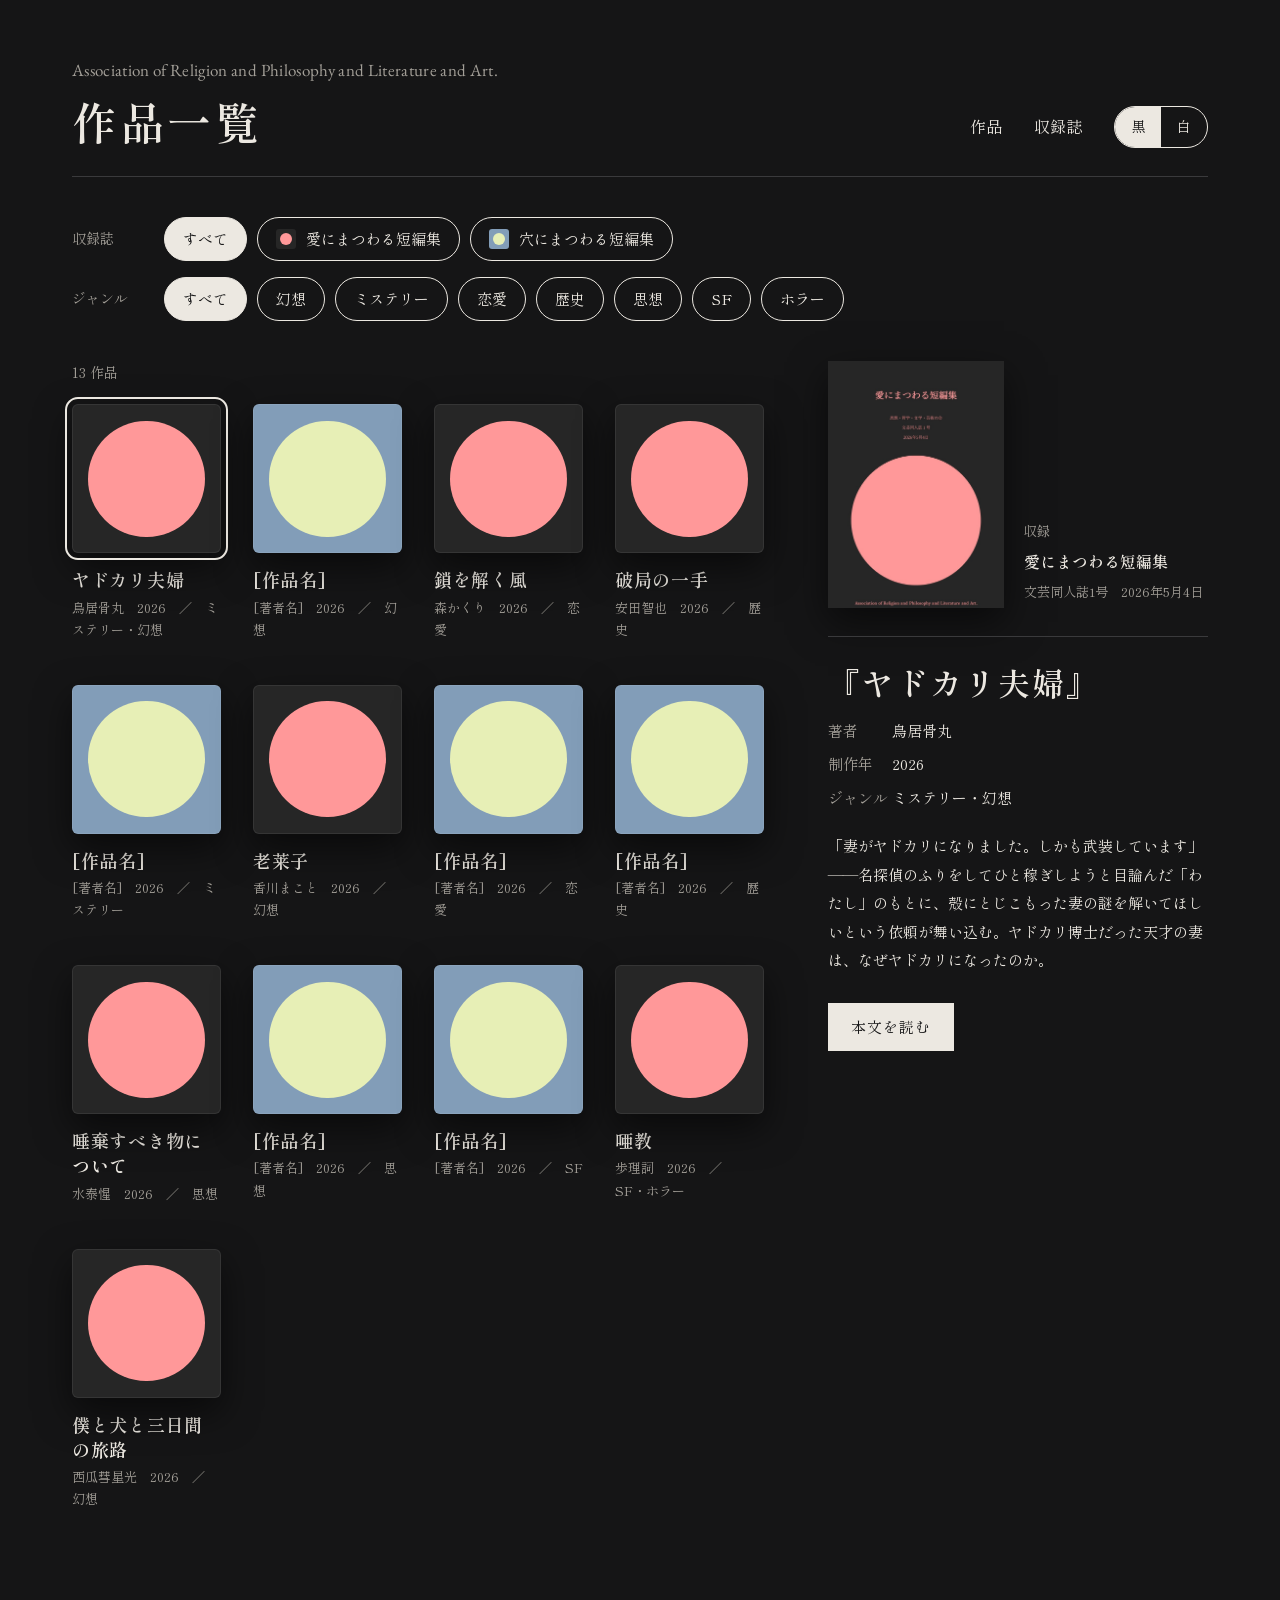
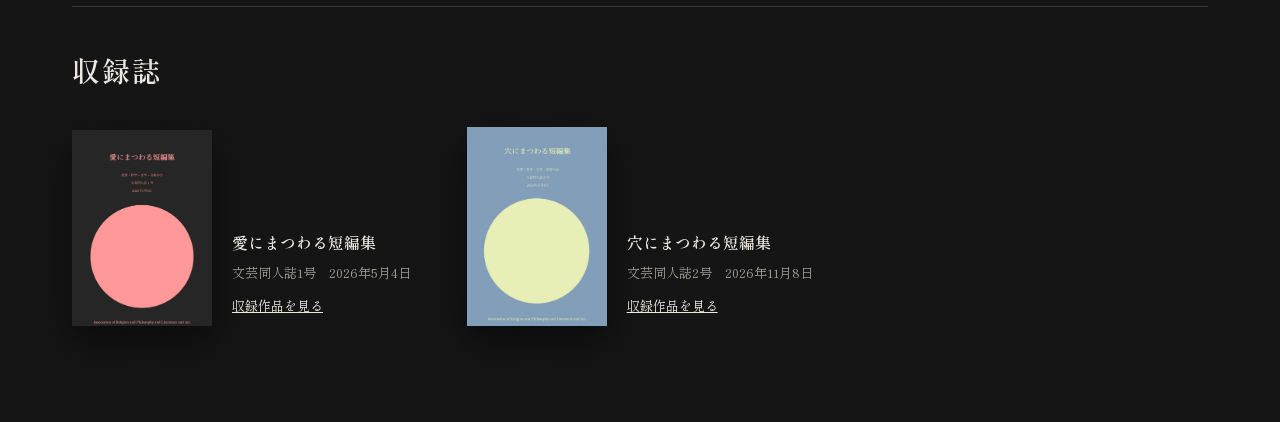
<file: index.html>
<!doctype html>
<html lang="ja" data-theme="dark">
<head>
<meta charset="utf-8">
<meta name="viewport" content="width=device-width, initial-scale=1">
<script>try{var t=localStorage.getItem("tanpen-theme");if(t==="dark"||t==="light")document.documentElement.dataset.theme=t}catch(e){}</script>
<title>作品一覧｜思想・哲学・文学・芸術の会</title>
<meta name="description" content="思想・哲学・文学・芸術の会の文芸同人誌に収録された短編の一覧です。">
<link rel="preconnect" href="https://fonts.googleapis.com">
<link rel="preconnect" href="https://fonts.gstatic.com" crossorigin>
<link href="https://fonts.googleapis.com/css2?family=Shippori+Mincho:wght@400;600&family=EB+Garamond:wght@400&display=swap" rel="stylesheet">
<link rel="stylesheet" href="assets/style.css">
</head>
<body>
<div class="page">
  <header class="site-header">
    <div>
      <p class="org latin" id="org">Association of Religion and Philosophy and Literature and Art.</p>
      <h1 id="page-title">作品一覧</h1>
    </div>
    <div class="header-tools">
      <nav aria-label="サイト内">
        <a href="#works">作品</a>
        <a href="#issues">収録誌</a>
      </nav>
      <div class="toggle theme-toggle" role="group" aria-label="背景色">
        <button type="button" data-theme-value="dark" aria-pressed="true">黒</button>
        <button type="button" data-theme-value="light" aria-pressed="false">白</button>
      </div>
    </div>
  </header>

  <section class="filters" aria-label="絞り込み">
    <div class="filter-row">
      <span class="filter-label" id="lbl-issue">収録誌</span>
      <div class="chips" id="issue-chips" role="group" aria-labelledby="lbl-issue"></div>
    </div>
    <div class="filter-row">
      <span class="filter-label" id="lbl-genre">ジャンル</span>
      <div class="chips" id="genre-chips" role="group" aria-labelledby="lbl-genre"></div>
    </div>
  </section>

  <div class="browse">
    <section class="works" id="works" aria-label="作品">
      <div class="count-row">
        <p class="count" id="count" aria-live="polite"></p>
        <div class="active-filters" id="active-filters" hidden></div>
      </div>
      <ul class="grid" id="grid"></ul>
      <p class="empty" id="empty" hidden>この条件に当てはまる作品はまだありません。</p>
    </section>
    <aside class="preview" id="preview" aria-label="選択中の作品"></aside>
  </div>

  <section class="issues" id="issues" aria-labelledby="issues-h">
    <h2 id="issues-h">収録誌</h2>
    <ul class="issue-list" id="issue-list"></ul>
  </section>
</div>
<noscript><p class="page">このページの表示にはJavaScriptが必要です。</p></noscript>
<script src="assets/common.js"></script>
<script src="assets/list.js"></script>
</body>
</html>
</file>
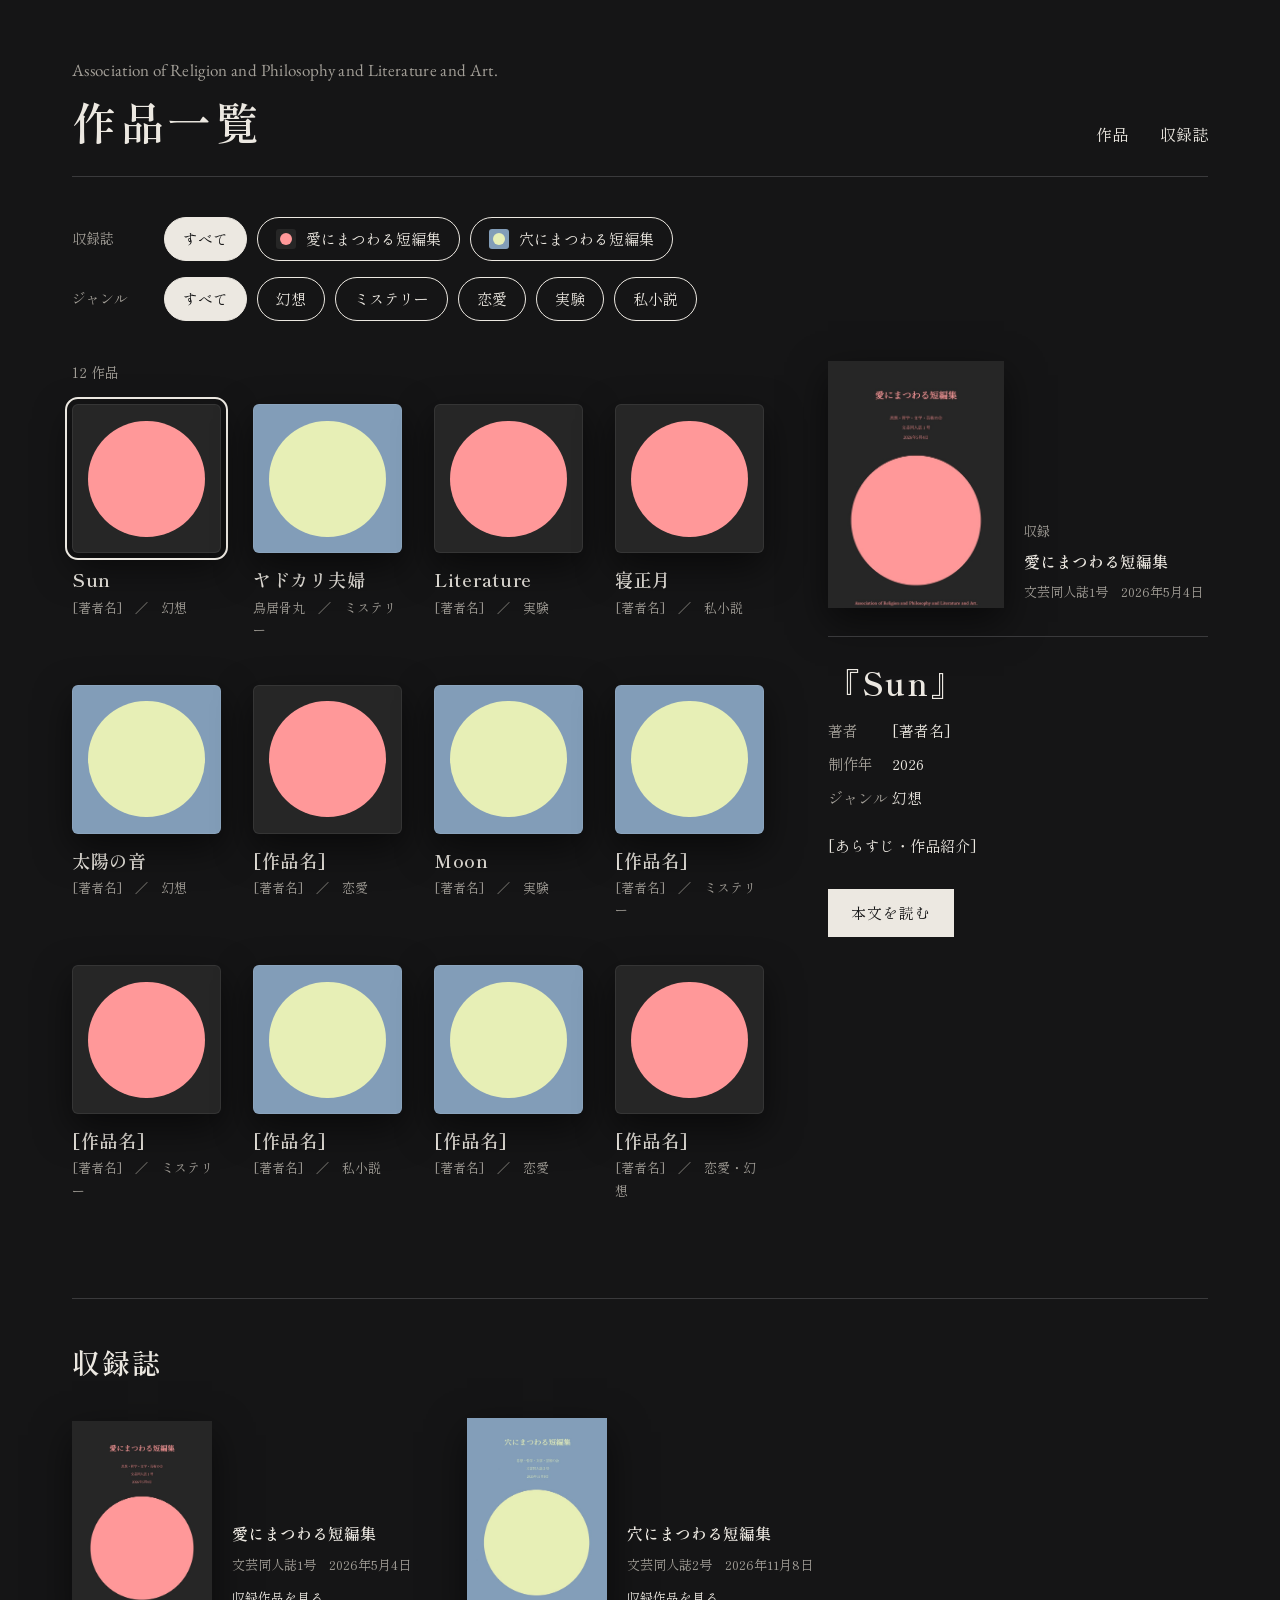
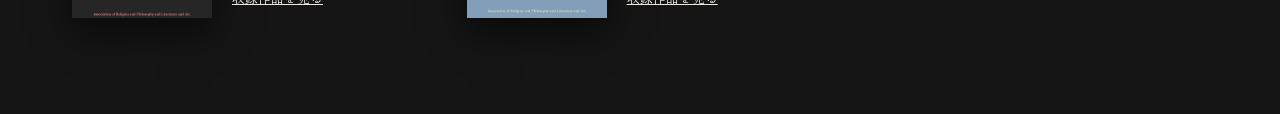
<file: tanpen-site/index.html>
<!doctype html>
<html lang="ja" data-theme="dark">
<head>
<meta charset="utf-8">
<meta name="viewport" content="width=device-width, initial-scale=1">
<title>作品一覧｜思想・哲学・文学・芸術の会</title>
<meta name="description" content="思想・哲学・文学・芸術の会の文芸同人誌に収録された短編の一覧です。">
<link rel="preconnect" href="https://fonts.googleapis.com">
<link rel="preconnect" href="https://fonts.gstatic.com" crossorigin>
<link href="https://fonts.googleapis.com/css2?family=Shippori+Mincho:wght@400;600&family=EB+Garamond:wght@400&display=swap" rel="stylesheet">
<link rel="stylesheet" href="assets/style.css">
</head>
<body>
<div class="page">
  <header class="site-header">
    <div>
      <p class="org latin" id="org">Association of Religion and Philosophy and Literature and Art.</p>
      <h1 id="page-title">作品一覧</h1>
    </div>
    <nav aria-label="サイト内">
      <a href="#works">作品</a>
      <a href="#issues">収録誌</a>
    </nav>
  </header>

  <section class="filters" aria-label="絞り込み">
    <div class="filter-row">
      <span class="filter-label" id="lbl-issue">収録誌</span>
      <div class="chips" id="issue-chips" role="group" aria-labelledby="lbl-issue"></div>
    </div>
    <div class="filter-row">
      <span class="filter-label" id="lbl-genre">ジャンル</span>
      <div class="chips" id="genre-chips" role="group" aria-labelledby="lbl-genre"></div>
    </div>
  </section>

  <div class="browse">
    <section class="works" id="works" aria-label="作品">
      <p class="count" id="count" aria-live="polite"></p>
      <ul class="grid" id="grid"></ul>
      <p class="empty" id="empty" hidden>この条件に当てはまる作品はまだありません。</p>
    </section>
    <aside class="preview" id="preview" aria-label="選択中の作品"></aside>
  </div>

  <section class="issues" id="issues" aria-labelledby="issues-h">
    <h2 id="issues-h">収録誌</h2>
    <ul class="issue-list" id="issue-list"></ul>
  </section>
</div>
<noscript><p class="page">このページの表示にはJavaScriptが必要です。</p></noscript>
<script src="assets/common.js"></script>
<script src="assets/list.js"></script>
</body>
</html>
</file>
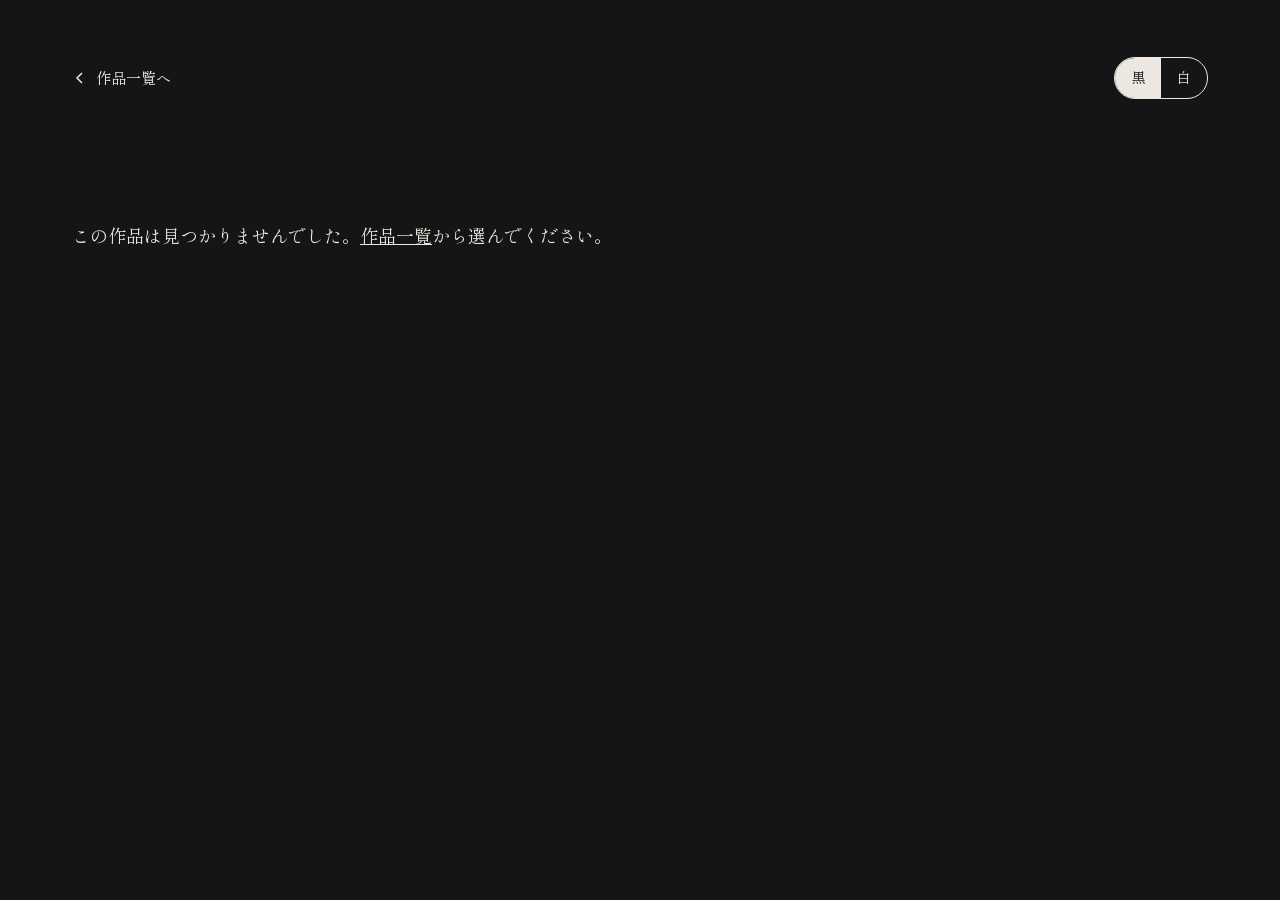
<file: work.html>
<!doctype html>
<html lang="ja" data-theme="dark">
<head>
<meta charset="utf-8">
<meta name="viewport" content="width=device-width, initial-scale=1">
<script>try{var t=localStorage.getItem("tanpen-theme");if(t==="dark"||t==="light")document.documentElement.dataset.theme=t}catch(e){}</script>
<title>作品｜思想・哲学・文学・芸術の会</title>
<link rel="preconnect" href="https://fonts.googleapis.com">
<link rel="preconnect" href="https://fonts.gstatic.com" crossorigin>
<link href="https://fonts.googleapis.com/css2?family=Shippori+Mincho:wght@400;600&family=EB+Garamond:wght@400&display=swap" rel="stylesheet">
<link rel="stylesheet" href="assets/style.css">
</head>
<body>
<div class="page" id="main">
  <div class="work-top">
    <a class="back" href="index.html">
      <svg viewBox="0 0 16 16" fill="none" stroke="currentColor" stroke-width="1.5" aria-hidden="true"><path d="M10 3L5 8l5 5"/></svg>
      作品一覧へ
    </a>
    <div class="toggle theme-toggle" role="group" aria-label="背景色">
      <button type="button" data-theme-value="dark" aria-pressed="true">黒</button>
      <button type="button" data-theme-value="light" aria-pressed="false">白</button>
    </div>
  </div>
  <div id="content"></div>
</div>
<noscript><p class="page">このページの表示にはJavaScriptが必要です。</p></noscript>
<script src="assets/common.js"></script>
<script src="assets/work.js"></script>
</body>
</html>
</file>
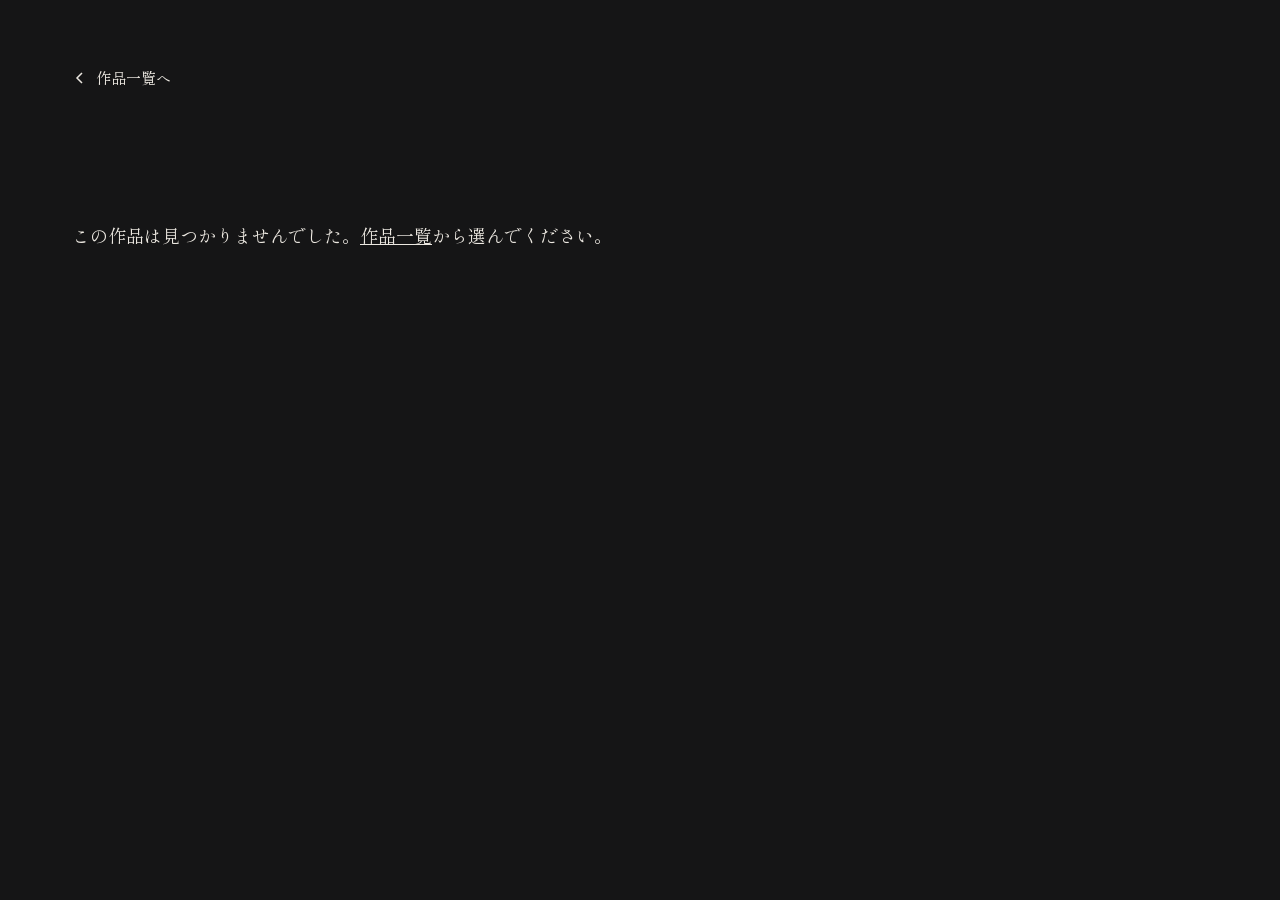
<file: tanpen-site/work.html>
<!doctype html>
<html lang="ja" data-theme="dark">
<head>
<meta charset="utf-8">
<meta name="viewport" content="width=device-width, initial-scale=1">
<title>作品｜思想・哲学・文学・芸術の会</title>
<link rel="preconnect" href="https://fonts.googleapis.com">
<link rel="preconnect" href="https://fonts.gstatic.com" crossorigin>
<link href="https://fonts.googleapis.com/css2?family=Shippori+Mincho:wght@400;600&family=EB+Garamond:wght@400&display=swap" rel="stylesheet">
<link rel="stylesheet" href="assets/style.css">
</head>
<body>
<div class="page" id="main">
  <div class="work-top">
    <a class="back" href="index.html">
      <svg viewBox="0 0 16 16" fill="none" stroke="currentColor" stroke-width="1.5" aria-hidden="true"><path d="M10 3L5 8l5 5"/></svg>
      作品一覧へ
    </a>
  </div>
  <div id="content"></div>
</div>
<noscript><p class="page">このページの表示にはJavaScriptが必要です。</p></noscript>
<script src="assets/common.js"></script>
<script src="assets/work.js"></script>
</body>
</html>
</file>
<file: assets/style.css>
/* ===== テーマ ===== */
:root, [data-theme="dark"] {
  --ground: #151516;
  --ink: #ECE8E1;
  --muted: #A39F98;
  --rule: #3A3A3C;
  --tile-edge: rgba(255, 255, 255, 0.07);
  --tile-shadow: 0 14px 36px rgba(0, 0, 0, 0.55);
  color-scheme: dark;
}
[data-theme="light"] {
  --ground: #FAF9F7;
  --ink: #1F1E1C;
  --muted: #5E5A54;
  --rule: #D9D6D0;
  --tile-edge: rgba(0, 0, 0, 0.05);
  --tile-shadow: 0 10px 26px rgba(0, 0, 0, 0.14);
  color-scheme: light;
}

/* ===== 基本 ===== */
*, *::before, *::after { box-sizing: border-box; }
html { -webkit-text-size-adjust: 100%; }
body {
  margin: 0;
  background: var(--ground);
  color: var(--ink);
  font-family: "Shippori Mincho", "Hiragino Mincho ProN", "Yu Mincho", "YuMincho", serif;
  font-feature-settings: "palt" 0;
  line-height: 1.7;
}
a { color: var(--ink); }
a:hover { color: var(--muted); }
:focus-visible { outline: 2px solid var(--ink); outline-offset: 3px; }
img { max-width: 100%; display: block; }
.latin { font-family: "EB Garamond", "Shippori Mincho", serif; }
.muted { color: var(--muted); }
.visually-hidden {
  position: absolute; width: 1px; height: 1px; overflow: hidden;
  clip: rect(0 0 0 0); white-space: nowrap;
}

.page {
  max-width: 1440px;
  margin: 0 auto;
  padding: 56px 72px 96px;
}
@media (max-width: 1023px) { .page { padding: 40px 32px 72px; } }
@media (max-width: 699px)  { .page { padding: 28px 20px 56px; } }

/* ===== ヘッダー ===== */
.site-header {
  display: flex; justify-content: space-between; align-items: flex-end; gap: 24px;
  border-bottom: 1px solid var(--rule);
  padding-bottom: 28px;
  margin-bottom: 40px;
}
.site-header .org { font-size: 17px; color: var(--muted); letter-spacing: 0.02em; margin: 0 0 10px; }
.site-header h1 { margin: 0; font-size: 44px; font-weight: 600; letter-spacing: 0.08em; line-height: 1.2; }
.site-header nav { display: flex; gap: 32px; font-size: 16px; }
.site-header nav a { text-decoration: none; }
.header-tools { display: flex; align-items: center; gap: 32px; flex-shrink: 0; }
@media (max-width: 699px) {
  .site-header { margin-bottom: 24px; padding-bottom: 18px; }
  .site-header .org { font-size: 12px; margin-bottom: 8px; }
  .site-header h1 { font-size: 30px; }
  .site-header nav { display: none; }
}

/* ===== 絞り込み ===== */
.filters { display: flex; flex-direction: column; gap: 16px; margin-bottom: 40px; }
.filter-row { display: flex; align-items: center; gap: 20px; }
.filter-row .filter-label { width: 72px; flex-shrink: 0; font-size: 14px; color: var(--muted); }
.chips { display: flex; gap: 10px; flex-wrap: wrap; }
.chip {
  display: inline-flex; align-items: center; gap: 10px;
  min-height: 44px; padding: 0 18px;
  border: 1px solid var(--ink); border-radius: 999px;
  background: transparent; color: var(--ink);
  font: inherit; font-size: 15px; cursor: pointer;
}
.chip[aria-pressed="true"] { background: var(--ink); color: var(--ground); }
.swatch {
  position: relative; width: 20px; height: 20px; border-radius: 3px; flex-shrink: 0;
  background: var(--sw-bg);
}
.swatch::after {
  content: ""; position: absolute; left: 4px; top: 4px; width: 12px; height: 12px;
  border-radius: 50%; background: var(--sw-fg);
}
@media (max-width: 699px) {
  .filters { gap: 12px; margin-bottom: 24px; }
  .filter-row { flex-direction: column; align-items: flex-start; gap: 8px; }
  .filter-row .filter-label { width: auto; font-size: 13px; }
  .chips { flex-wrap: nowrap; overflow-x: auto; max-width: 100%; padding-bottom: 4px; }
  .chip { flex-shrink: 0; font-size: 14px; padding: 0 16px; }
}

/* ===== 一覧 ===== */
.browse { display: flex; gap: 64px; align-items: flex-start; }
.works { flex-grow: 1; min-width: 0; }
.count { font-size: 14px; color: var(--muted); margin: 0 0 20px; }
.count-row { display: flex; flex-wrap: wrap; align-items: center; gap: 8px 16px; margin: 0 0 20px; }
.count-row .count { margin: 0; }
.active-filters { display: flex; flex-wrap: wrap; gap: 8px; }
.active-filters[hidden] { display: none; }
.active-filter {
  display: inline-flex; align-items: center; gap: 8px;
  min-height: 32px; padding: 0 12px;
  border: 1px solid var(--ink); border-radius: 999px;
  background: transparent; color: var(--ink);
  font: inherit; font-size: 13px; cursor: pointer;
}
.empty { padding: 80px 0; font-size: 18px; color: var(--muted); }
.grid {
  display: grid;
  grid-template-columns: repeat(4, minmax(0, 1fr));
  gap: 44px 32px;
  list-style: none; margin: 0; padding: 0;
}
@media (max-width: 1023px) { .grid { grid-template-columns: repeat(3, minmax(0, 1fr)); gap: 36px 24px; } }
@media (max-width: 699px)  { .grid { grid-template-columns: repeat(2, minmax(0, 1fr)); gap: 32px 18px; } }

.tile { display: flex; flex-direction: column; gap: 14px; text-decoration: none; color: var(--ink); }
.tile:hover { color: var(--ink); }
.tile-art-link, .tile-art-link > .tile-art { display: block; }
.tile-art-link, .tile-title { color: var(--ink); text-decoration: none; }
.tile-art-link:hover, .tile-title:hover { color: var(--ink); }
.meta-link { color: inherit; text-decoration: none; }
.meta-link:hover { color: inherit; text-decoration: underline; text-underline-offset: 3px; }
.tile-art {
  position: relative; width: 100%; aspect-ratio: 1 / 1; overflow: hidden;
  border-radius: 6px;
  background: var(--t-bg);
  box-shadow: inset 0 0 0 1px var(--tile-edge), var(--tile-shadow);
}
.tile-art::after {
  content: ""; position: absolute; left: 11%; top: 11%; width: 78%; height: 78%;
  border-radius: 50%; background: var(--t-fg);
}
.tile[aria-current="true"] .tile-art { outline: 2px solid var(--ink); outline-offset: 5px; }
@media (max-width: 1023px) { .tile[aria-current="true"] .tile-art { outline: none; } }
.tile-cap { display: flex; flex-direction: column; gap: 4px; }
.tile-title { font-size: 18px; font-weight: 600; letter-spacing: 0.04em; line-height: 1.4; }
.tile-meta { font-size: 13px; color: var(--muted); }
@media (max-width: 699px) {
  .tile { gap: 10px; }
  .tile-title { font-size: 16px; }
  .tile-meta { font-size: 12px; }
}

/* ===== 選択中の作品（デスクトップのみ） ===== */
.preview {
  width: 380px; flex-shrink: 0;
  position: sticky; top: 40px;
  display: flex; flex-direction: column; gap: 28px;
}
@media (max-width: 1023px) { .preview { display: none; } }
.preview-issue { display: flex; gap: 20px; align-items: flex-end; }
.preview-issue img { width: 176px; height: auto; box-shadow: var(--tile-shadow); }
.issue-meta { display: flex; flex-direction: column; gap: 6px; font-size: 13px; color: var(--muted); padding-bottom: 4px; }
.issue-meta strong { font-size: 16px; color: var(--ink); font-weight: 600; }
.preview-body { display: flex; flex-direction: column; gap: 14px; border-top: 1px solid var(--rule); padding-top: 24px; }
.preview-body h2 { margin: 0; font-size: 32px; font-weight: 600; letter-spacing: 0.06em; line-height: 1.35; }
.facts { display: grid; grid-template-columns: 64px minmax(0, 1fr); row-gap: 8px; font-size: 15px; margin: 0; }
.facts dt { color: var(--muted); }
.facts dd { margin: 0; }
.synopsis { margin: 8px 0 0; font-size: 15px; line-height: 1.9; }
.actions { display: flex; gap: 12px; flex-wrap: wrap; }
.btn {
  display: inline-flex; align-items: center; justify-content: center;
  min-height: 48px; padding: 0 22px;
  border: 1px solid var(--ink);
  text-decoration: none; font-size: 15px; letter-spacing: 0.06em;
}
.btn-primary { background: var(--ink); color: var(--ground); }
.btn-primary:hover { color: var(--ground); opacity: 0.85; }

/* ===== 収録誌一覧 ===== */
.issues { margin-top: 96px; border-top: 1px solid var(--rule); padding-top: 40px; }
.issues h2 { margin: 0 0 32px; font-size: 28px; font-weight: 600; letter-spacing: 0.08em; }
.issue-list { display: grid; grid-template-columns: repeat(auto-fill, minmax(300px, 1fr)); gap: 40px 48px; list-style: none; margin: 0; padding: 0; }
.issue-card { display: flex; gap: 20px; align-items: flex-end; }
.issue-card img { width: 140px; height: auto; box-shadow: var(--tile-shadow); }
.issue-card .issue-meta a { color: var(--ink); min-height: 32px; display: inline-flex; align-items: center; }

/* ===== 作品ページ ===== */
.work-top { display: flex; justify-content: space-between; align-items: center; gap: 16px; margin-bottom: 40px; }
.back { display: inline-flex; align-items: center; gap: 8px; min-height: 44px; text-decoration: none; font-size: 15px; }
.back svg { width: 16px; height: 16px; }
.work-hero { display: grid; grid-template-columns: minmax(0, 420px) minmax(0, 1fr); gap: 56px; align-items: end; margin-bottom: 56px; }
.work-hero .tile-art { border-radius: 8px; }
.work-head { display: flex; flex-direction: column; gap: 16px; }
.work-head h1 { margin: 0; font-size: 44px; font-weight: 600; letter-spacing: 0.06em; line-height: 1.3; }
@media (max-width: 699px) {
  .work-top { margin-bottom: 20px; }
  .work-hero { grid-template-columns: 1fr; gap: 28px; margin-bottom: 40px; }
  .work-head h1 { font-size: 30px; }
}

.reader-bar { display: flex; justify-content: space-between; align-items: center; gap: 16px; border-top: 1px solid var(--rule); padding-top: 24px; margin-bottom: 32px; }
.reader-bar h2 { margin: 0; font-size: 20px; font-weight: 600; letter-spacing: 0.08em; }
.toggle { display: inline-flex; border: 1px solid var(--ink); border-radius: 999px; overflow: hidden; }
.toggle button {
  min-height: 40px; padding: 0 16px; border: 0; background: transparent; color: var(--ink);
  font: inherit; font-size: 14px; cursor: pointer;
}
.toggle button[aria-pressed="true"] { background: var(--ink); color: var(--ground); }

.text { font-size: 18px; line-height: 2; letter-spacing: 0.02em; }
.text p { margin: 0; }
/* 空行：全角スペース1字の「中身のある1行」として描くので、横書き・縦書きとも本文1行分の空きになる。
   連続していればその数だけ空く */
.text p.blank::before { content: "\3000"; }
.text ruby rt { font-size: 0.5em; }
.text.vertical .tcy { text-combine-upright: all; -webkit-text-combine: horizontal; }
.text.horizontal { max-width: 36em; margin: 0 auto; }
.text.horizontal .text-head { display: none; }
/* 縦書き：本文欄の幅にきっちり収め、欄の中だけを横にスクロールする */
.text-frame { position: relative; }
.text.vertical {
  writing-mode: vertical-rl;
  width: 100%; max-width: 100%;
  height: min(75vh, 44em);
  overflow-x: auto; overflow-y: hidden;
  line-height: 1.9;
  padding: 16px 20px 20px;
}
.text-head { margin-block-end: 1.9em; }
.text-head p { margin: 0; }
.text-title { font-size: 1.4em; font-weight: 600; letter-spacing: 0.08em; }
.text-author { font-size: 0.95em; text-align: end; }
.text-frame::after {
  content: ""; position: absolute; top: 0; bottom: 0; left: 0; width: 40px;
  background: linear-gradient(to right, var(--ground), transparent);
  pointer-events: none; opacity: 0; transition: opacity 0.2s;
}
.text-frame.has-more::after { opacity: 1; }
@media (max-width: 699px) { .text { font-size: 17px; } }
.text-note { max-width: 36em; margin: 40px auto 0; color: var(--muted); font-size: 15px; }

.work-issue { margin-top: 80px; border-top: 1px solid var(--rule); padding-top: 32px; display: flex; flex-direction: column; gap: 40px; }
.siblings h2 { margin: 0 0 16px; font-size: 16px; font-weight: 400; color: var(--muted); }
.siblings .grid { grid-template-columns: repeat(6, minmax(0, 1fr)); gap: 32px 20px; }
@media (max-width: 1023px) { .siblings .grid { grid-template-columns: repeat(4, minmax(0, 1fr)); } }
@media (max-width: 699px)  { .siblings .grid { grid-template-columns: repeat(3, minmax(0, 1fr)); gap: 20px 12px; } .siblings .tile-title { font-size: 13px; } .siblings .tile-meta { display: none; } }

.notice { padding: 80px 0; font-size: 18px; }

@media (prefers-reduced-motion: reduce) { * { scroll-behavior: auto !important; } }
</file>
<file: tanpen-site/assets/style.css>
/* ===== テーマ ===== */
:root, [data-theme="dark"] {
  --ground: #151516;
  --ink: #ECE8E1;
  --muted: #A39F98;
  --rule: #3A3A3C;
  --tile-edge: rgba(255, 255, 255, 0.07);
  --tile-shadow: 0 14px 36px rgba(0, 0, 0, 0.55);
  color-scheme: dark;
}
[data-theme="light"] {
  --ground: #FAF9F7;
  --ink: #1F1E1C;
  --muted: #5E5A54;
  --rule: #D9D6D0;
  --tile-edge: rgba(0, 0, 0, 0.05);
  --tile-shadow: 0 10px 26px rgba(0, 0, 0, 0.14);
  color-scheme: light;
}

/* ===== 基本 ===== */
*, *::before, *::after { box-sizing: border-box; }
html { -webkit-text-size-adjust: 100%; }
body {
  margin: 0;
  background: var(--ground);
  color: var(--ink);
  font-family: "Shippori Mincho", "Hiragino Mincho ProN", "Yu Mincho", "YuMincho", serif;
  font-feature-settings: "palt" 0;
  line-height: 1.7;
}
a { color: var(--ink); }
a:hover { color: var(--muted); }
:focus-visible { outline: 2px solid var(--ink); outline-offset: 3px; }
img { max-width: 100%; display: block; }
.latin { font-family: "EB Garamond", "Shippori Mincho", serif; }
.muted { color: var(--muted); }
.visually-hidden {
  position: absolute; width: 1px; height: 1px; overflow: hidden;
  clip: rect(0 0 0 0); white-space: nowrap;
}

.page {
  max-width: 1440px;
  margin: 0 auto;
  padding: 56px 72px 96px;
}
@media (max-width: 1023px) { .page { padding: 40px 32px 72px; } }
@media (max-width: 699px)  { .page { padding: 28px 20px 56px; } }

/* ===== ヘッダー ===== */
.site-header {
  display: flex; justify-content: space-between; align-items: flex-end; gap: 24px;
  border-bottom: 1px solid var(--rule);
  padding-bottom: 28px;
  margin-bottom: 40px;
}
.site-header .org { font-size: 17px; color: var(--muted); letter-spacing: 0.02em; margin: 0 0 10px; }
.site-header h1 { margin: 0; font-size: 44px; font-weight: 600; letter-spacing: 0.08em; line-height: 1.2; }
.site-header nav { display: flex; gap: 32px; font-size: 16px; }
.site-header nav a { text-decoration: none; }
@media (max-width: 699px) {
  .site-header { margin-bottom: 24px; padding-bottom: 18px; }
  .site-header .org { font-size: 12px; margin-bottom: 8px; }
  .site-header h1 { font-size: 30px; }
  .site-header nav { display: none; }
}

/* ===== 絞り込み ===== */
.filters { display: flex; flex-direction: column; gap: 16px; margin-bottom: 40px; }
.filter-row { display: flex; align-items: center; gap: 20px; }
.filter-row .filter-label { width: 72px; flex-shrink: 0; font-size: 14px; color: var(--muted); }
.chips { display: flex; gap: 10px; flex-wrap: wrap; }
.chip {
  display: inline-flex; align-items: center; gap: 10px;
  min-height: 44px; padding: 0 18px;
  border: 1px solid var(--ink); border-radius: 999px;
  background: transparent; color: var(--ink);
  font: inherit; font-size: 15px; cursor: pointer;
}
.chip[aria-pressed="true"] { background: var(--ink); color: var(--ground); }
.swatch {
  position: relative; width: 20px; height: 20px; border-radius: 3px; flex-shrink: 0;
  background: var(--sw-bg);
}
.swatch::after {
  content: ""; position: absolute; left: 4px; top: 4px; width: 12px; height: 12px;
  border-radius: 50%; background: var(--sw-fg);
}
@media (max-width: 699px) {
  .filters { gap: 12px; margin-bottom: 24px; }
  .filter-row { flex-direction: column; align-items: flex-start; gap: 8px; }
  .filter-row .filter-label { width: auto; font-size: 13px; }
  .chips { flex-wrap: nowrap; overflow-x: auto; max-width: 100%; padding-bottom: 4px; }
  .chip { flex-shrink: 0; font-size: 14px; padding: 0 16px; }
}

/* ===== 一覧 ===== */
.browse { display: flex; gap: 64px; align-items: flex-start; }
.works { flex-grow: 1; min-width: 0; }
.count { font-size: 14px; color: var(--muted); margin: 0 0 20px; }
.empty { padding: 80px 0; font-size: 18px; color: var(--muted); }
.grid {
  display: grid;
  grid-template-columns: repeat(4, minmax(0, 1fr));
  gap: 44px 32px;
  list-style: none; margin: 0; padding: 0;
}
@media (max-width: 1023px) { .grid { grid-template-columns: repeat(3, minmax(0, 1fr)); gap: 36px 24px; } }
@media (max-width: 699px)  { .grid { grid-template-columns: repeat(2, minmax(0, 1fr)); gap: 32px 18px; } }

.tile { display: flex; flex-direction: column; gap: 14px; text-decoration: none; color: var(--ink); }
.tile:hover { color: var(--ink); }
.tile-art {
  position: relative; width: 100%; aspect-ratio: 1 / 1; overflow: hidden;
  border-radius: 6px;
  background: var(--t-bg);
  box-shadow: inset 0 0 0 1px var(--tile-edge), var(--tile-shadow);
}
.tile-art::after {
  content: ""; position: absolute; left: 11%; top: 11%; width: 78%; height: 78%;
  border-radius: 50%; background: var(--t-fg);
}
.tile[aria-current="true"] .tile-art { outline: 2px solid var(--ink); outline-offset: 5px; }
@media (max-width: 1023px) { .tile[aria-current="true"] .tile-art { outline: none; } }
.tile-cap { display: flex; flex-direction: column; gap: 4px; }
.tile-title { font-size: 18px; font-weight: 600; letter-spacing: 0.04em; line-height: 1.4; }
.tile-meta { font-size: 13px; color: var(--muted); }
@media (max-width: 699px) {
  .tile { gap: 10px; }
  .tile-title { font-size: 16px; }
  .tile-meta { font-size: 12px; }
}

/* ===== 選択中の作品（デスクトップのみ） ===== */
.preview {
  width: 380px; flex-shrink: 0;
  position: sticky; top: 40px;
  display: flex; flex-direction: column; gap: 28px;
}
@media (max-width: 1023px) { .preview { display: none; } }
.preview-issue { display: flex; gap: 20px; align-items: flex-end; }
.preview-issue img { width: 176px; height: auto; box-shadow: var(--tile-shadow); }
.issue-meta { display: flex; flex-direction: column; gap: 6px; font-size: 13px; color: var(--muted); padding-bottom: 4px; }
.issue-meta strong { font-size: 16px; color: var(--ink); font-weight: 600; }
.preview-body { display: flex; flex-direction: column; gap: 14px; border-top: 1px solid var(--rule); padding-top: 24px; }
.preview-body h2 { margin: 0; font-size: 32px; font-weight: 600; letter-spacing: 0.06em; line-height: 1.35; }
.facts { display: grid; grid-template-columns: 64px minmax(0, 1fr); row-gap: 8px; font-size: 15px; margin: 0; }
.facts dt { color: var(--muted); }
.facts dd { margin: 0; }
.synopsis { margin: 8px 0 0; font-size: 15px; line-height: 1.9; }
.actions { display: flex; gap: 12px; flex-wrap: wrap; }
.btn {
  display: inline-flex; align-items: center; justify-content: center;
  min-height: 48px; padding: 0 22px;
  border: 1px solid var(--ink);
  text-decoration: none; font-size: 15px; letter-spacing: 0.06em;
}
.btn-primary { background: var(--ink); color: var(--ground); }
.btn-primary:hover { color: var(--ground); opacity: 0.85; }

/* ===== 収録誌一覧 ===== */
.issues { margin-top: 96px; border-top: 1px solid var(--rule); padding-top: 40px; }
.issues h2 { margin: 0 0 32px; font-size: 28px; font-weight: 600; letter-spacing: 0.08em; }
.issue-list { display: grid; grid-template-columns: repeat(auto-fill, minmax(300px, 1fr)); gap: 40px 48px; list-style: none; margin: 0; padding: 0; }
.issue-card { display: flex; gap: 20px; align-items: flex-end; }
.issue-card img { width: 140px; height: auto; box-shadow: var(--tile-shadow); }
.issue-card .issue-meta a { color: var(--ink); min-height: 32px; display: inline-flex; align-items: center; }

/* ===== 作品ページ ===== */
.work-top { display: flex; justify-content: space-between; align-items: center; gap: 16px; margin-bottom: 40px; }
.back { display: inline-flex; align-items: center; gap: 8px; min-height: 44px; text-decoration: none; font-size: 15px; }
.back svg { width: 16px; height: 16px; }
.work-hero { display: grid; grid-template-columns: minmax(0, 420px) minmax(0, 1fr); gap: 56px; align-items: end; margin-bottom: 56px; }
.work-hero .tile-art { border-radius: 8px; }
.work-head { display: flex; flex-direction: column; gap: 16px; }
.work-head h1 { margin: 0; font-size: 44px; font-weight: 600; letter-spacing: 0.06em; line-height: 1.3; }
@media (max-width: 699px) {
  .work-top { margin-bottom: 20px; }
  .work-hero { grid-template-columns: 1fr; gap: 28px; margin-bottom: 40px; }
  .work-head h1 { font-size: 30px; }
}

.reader-bar { display: flex; justify-content: space-between; align-items: center; gap: 16px; border-top: 1px solid var(--rule); padding-top: 24px; margin-bottom: 32px; }
.reader-bar h2 { margin: 0; font-size: 20px; font-weight: 600; letter-spacing: 0.08em; }
.toggle { display: inline-flex; border: 1px solid var(--ink); border-radius: 999px; overflow: hidden; }
.toggle button {
  min-height: 40px; padding: 0 16px; border: 0; background: transparent; color: var(--ink);
  font: inherit; font-size: 14px; cursor: pointer;
}
.toggle button[aria-pressed="true"] { background: var(--ink); color: var(--ground); }

.text { font-size: 18px; line-height: 2; letter-spacing: 0.02em; }
.text p { margin: 0; }
.text p.blank { height: 1em; }
.text ruby rt { font-size: 0.5em; }
.text.horizontal { max-width: 36em; margin: 0 auto; }
.text.vertical {
  writing-mode: vertical-rl;
  height: min(75vh, 44em);
  overflow-x: auto; overflow-y: hidden;
  line-height: 1.9;
  padding: 8px 4px 16px;
}
@media (max-width: 699px) { .text { font-size: 17px; } }
.text-note { max-width: 36em; margin: 40px auto 0; color: var(--muted); font-size: 15px; }

.work-issue { margin-top: 80px; border-top: 1px solid var(--rule); padding-top: 32px; display: flex; flex-direction: column; gap: 40px; }
.siblings h2 { margin: 0 0 16px; font-size: 16px; font-weight: 400; color: var(--muted); }
.siblings .grid { grid-template-columns: repeat(6, minmax(0, 1fr)); gap: 32px 20px; }
@media (max-width: 1023px) { .siblings .grid { grid-template-columns: repeat(4, minmax(0, 1fr)); } }
@media (max-width: 699px)  { .siblings .grid { grid-template-columns: repeat(3, minmax(0, 1fr)); gap: 20px 12px; } .siblings .tile-title { font-size: 13px; } .siblings .tile-meta { display: none; } }

.notice { padding: 80px 0; font-size: 18px; }

@media (prefers-reduced-motion: reduce) { * { scroll-behavior: auto !important; } }
</file>
